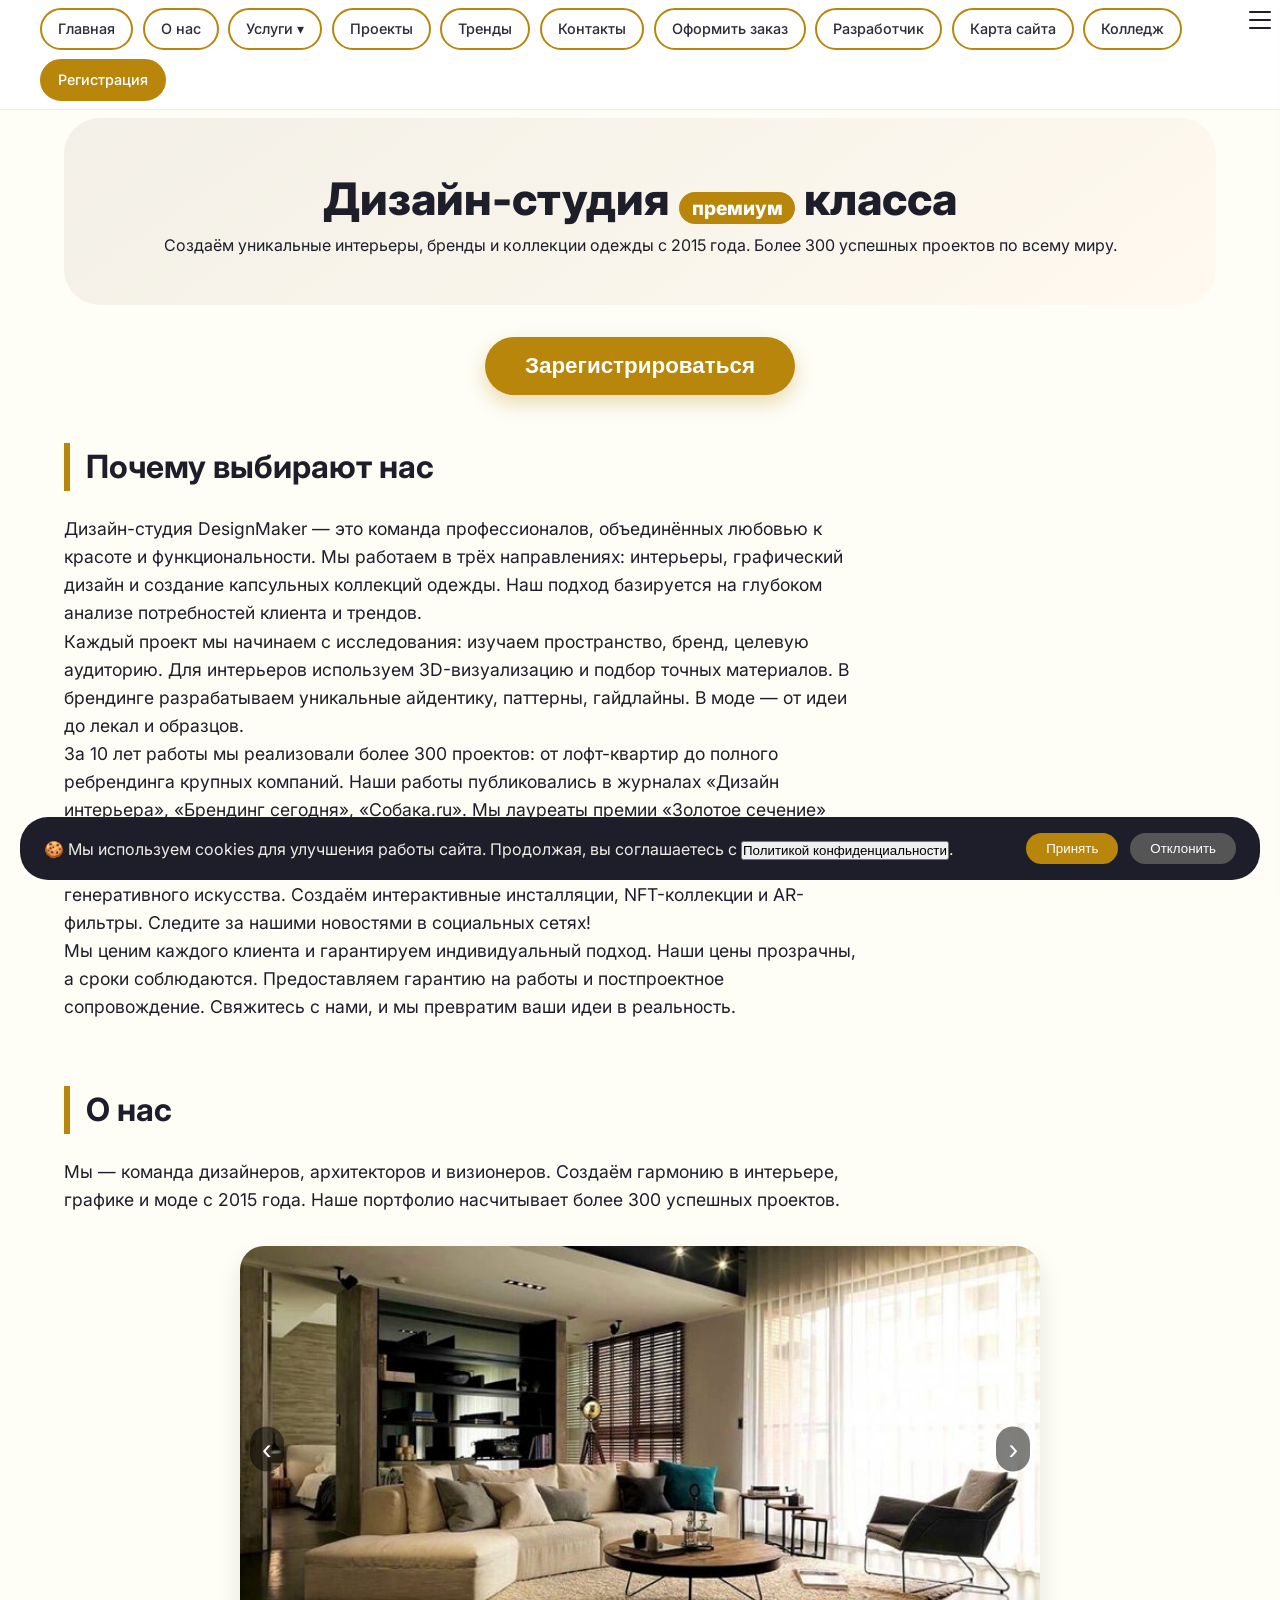
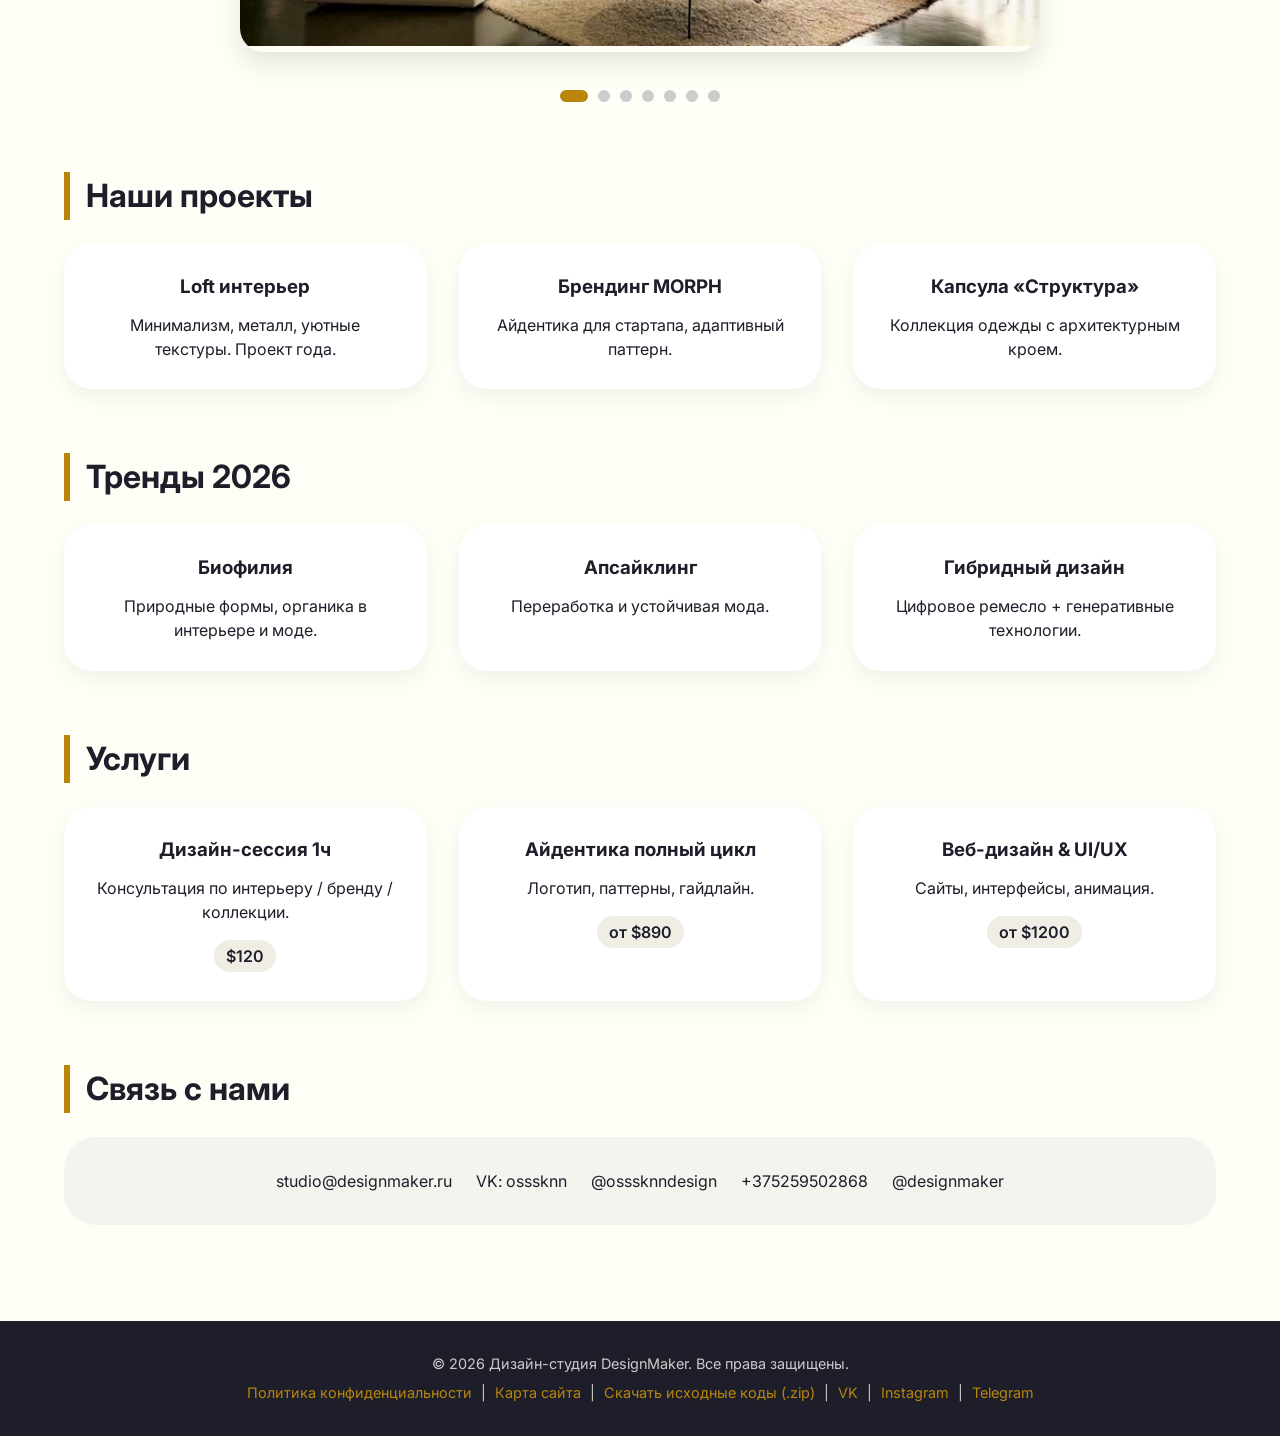
<file: index.html>
<!DOCTYPE html>
<html lang="ru">
<head>
  <meta charset="UTF-8">
  <meta name="viewport" content="width=device-width, initial-scale=1.0, user-scalable=yes">
  <title>Дизайн-студия | О нас</title>
  <link rel="stylesheet" href="style.css">
  <link rel="author" href="https://vk.com/osssknn">
  <link rel="preconnect" href="https://fonts.googleapis.com">
  <link rel="preconnect" href="https://fonts.gstatic.com" crossorigin>
  <link href="https://fonts.googleapis.com/css2?family=Inter:wght@400;500;600;700;800&display=swap" rel="stylesheet">
</head>
<body>

<!-- ГОРИЗОНТАЛЬНОЕ ДВУХУРОВНЕВОЕ МЕНЮ -->
<div class="top-navbar">
  <div class="nav-container">
    <ul class="nav-links">
      <li><a href="#home" title="Главная">Главная</a></li>
      <li><a href="#about" title="О нас">О нас</a></li>
      <li class="dropdown">
        <a href="#" title="Услуги">Услуги ▾</a>
        <ul class="submenu">
          <li><a href="#services" title="Дизайн интерьера">Дизайн интерьера</a></li>
          <li><a href="#services" title="Веб-дизайн">Веб-дизайн</a></li>
          <li><a href="#services" title="Брендинг">Брендинг</a></li>
        </ul>
      </li>
      <li><a href="#projects-show" title="Проекты">Проекты</a></li>
      <li><a href="#trends" title="Тренды">Тренды</a></li>
      <li><a href="#contact" title="Контакты">Контакты</a></li>
      <li><a href="404.jpg" target="_blank" title="Оформить заказ">Оформить заказ</a></li>
      <li><a href="developer.html" target="_blank" title="Разработчик">Разработчик</a></li>
      <li><a href="#" id="sitemapTopBtn" title="Карта сайта">Карта сайта</a></li>
      <li><a href="https://bartc.by/index.php/ru/" target="_blank" rel="noopener noreferrer" title="Сайт колледжа">Колледж</a></li>
      <li><a href="#" class="register-nav-btn" id="openRegisterBtn1" title="Регистрация">Регистрация</a></li>
    </ul>
  </div>
</div>

<!-- МОБИЛЬНОЕ МЕНЮ (ГАМБУРГЕР) -->
<div class="hamburger-container">
  <input type="checkbox" id="menu-toggle" class="menu-checkbox">
  <label for="menu-toggle" class="menu-icon" aria-label="Меню"><span></span></label>
  <div class="overlay-blur"></div>
  <nav class="menu-nav">
    <ul class="menu-list">
      <li><a href="#home" class="menu-link" title="Главная">Главная</a></li>
      <li><a href="#about" class="menu-link" title="О нас">О нас</a></li>
      <li class="mobile-dropdown">
        <a href="#" class="menu-link" title="Услуги">Услуги ▾</a>
        <ul class="mobile-submenu">
          <li><a href="#services" class="menu-link" title="Дизайн интерьера">Дизайн интерьера</a></li>
          <li><a href="#services" class="menu-link" title="Веб-дизайн">Веб-дизайн</a></li>
          <li><a href="#services" class="menu-link" title="Брендинг">Брендинг</a></li>
        </ul>
      </li>
      <li><a href="#projects-show" class="menu-link" title="Проекты">Проекты</a></li>
      <li><a href="#trends" class="menu-link" title="Тренды">Тренды и идеи</a></li>
      <li><a href="#contact" class="menu-link" title="Контакты">Контакты</a></li>
      <li><a href="404.jpg" target="_blank" class="menu-link" title="Оформить заказ">Оформить заказ</a></li>
      <li><a href="developer.html" target="_blank" class="menu-link" title="Разработчик">Разработчик</a></li>
      <li><a href="#" class="menu-link" id="sitemapMenuBtn" title="Карта сайта">Карта сайта</a></li>
      <li><a href="https://bartc.by/index.php/ru/" target="_blank" class="menu-link" title="Сайт колледжа">Барановичский колледж</a></li>
      <li><a href="#" class="menu-link" id="openRegisterBtn2" title="Регистрация">Регистрация</a></li>
    </ul>
    <div class="note-mock">✨ Клик по любому пункту меню закрывает панель</div>
  </nav>
</div>

<div class="content">
  <section class="hero" id="home">
    <h1>Дизайн-студия <span class="gold-badge">премиум</span> класса</h1>
    <p>Создаём уникальные интерьеры, бренды и коллекции одежды с 2015 года. Более 300 успешных проектов по всему миру.</p>
  </section>

  <!-- БОЛЬШАЯ КНОПКА РЕГИСТРАЦИИ -->
  <div class="big-register-btn">
    <button class="btn-register-large" id="openRegisterBtn3">Зарегистрироваться</button>
  </div>

  <!-- ТЕКСТОВЫЙ БЛОК (>1000 символов) -->
  <section class="section-block">
    <h2 class="section-title">Почему выбирают нас</h2>
    <div class="about-text">
      <p>Дизайн-студия DesignMaker — это команда профессионалов, объединённых любовью к красоте и функциональности. Мы работаем в трёх направлениях: интерьеры, графический дизайн и создание капсульных коллекций одежды. Наш подход базируется на глубоком анализе потребностей клиента и трендов.</p>
      <p>Каждый проект мы начинаем с исследования: изучаем пространство, бренд, целевую аудиторию. Для интерьеров используем 3D-визуализацию и подбор точных материалов. В брендинге разрабатываем уникальные айдентику, паттерны, гайдлайны. В моде — от идеи до лекал и образцов.</p>
      <p>За 10 лет работы мы реализовали более 300 проектов: от лофт-квартир до полного ребрендинга крупных компаний. Наши работы публиковались в журналах «Дизайн интерьера», «Брендинг сегодня», «Собака.ru». Мы лауреаты премии «Золотое сечение» 2024 и финалисты международного конкурса A' Design Award.</p>
      <p>В 2026 году мы запускаем новое направление — цифровой дизайн с элементами генеративного искусства. Создаём интерактивные инсталляции, NFT-коллекции и AR-фильтры. Следите за нашими новостями в социальных сетях!</p>
      <p>Мы ценим каждого клиента и гарантируем индивидуальный подход. Наши цены прозрачны, а сроки соблюдаются. Предоставляем гарантию на работы и постпроектное сопровождение. Свяжитесь с нами, и мы превратим ваши идеи в реальность.</p>
    </div>
  </section>

  <section class="section-block" id="about">
    <h2 class="section-title">О нас</h2>
    <p class="about-text">Мы — команда дизайнеров, архитекторов и визионеров. Создаём гармонию в интерьере, графике и моде с 2015 года. Наше портфолио насчитывает более 300 успешных проектов.</p>
    <div class="carousel-container">
      <div class="carousel-slides" id="carouselSlides">
        <div class="carousel-slide"><img src="photo1.jpg" alt="Проект 1" class="gallery-img" title="Нажмите для увеличения"></div>
        <div class="carousel-slide"><img src="photo2.jpg" alt="Проект 2" class="gallery-img" title="Нажмите для увеличения"></div>
        <div class="carousel-slide"><img src="photo3.jpg" alt="Проект 3" class="gallery-img" title="Нажмите для увеличения"></div>
        <div class="carousel-slide"><img src="photo4.jpg" alt="Проект 4" class="gallery-img" title="Нажмите для увеличения"></div>
        <div class="carousel-slide"><img src="photo5.jpg" alt="Проект 5" class="gallery-img" title="Нажмите для увеличения"></div>
        <div class="carousel-slide"><img src="photo6.jpg" alt="Проект 6" class="gallery-img" title="Нажмите для увеличения"></div>
        <div class="carousel-slide"><img src="photo7.jpg" alt="Проект 7" class="gallery-img" title="Нажмите для увеличения"></div>
      </div>
      <button class="carousel-btn prev" onclick="moveCarousel(-1)" title="Назад">‹</button>
      <button class="carousel-btn next" onclick="moveCarousel(1)" title="Вперёд">›</button>
    </div>
    <div class="carousel-dots" id="carouselDots"></div>
  </section>

  <section class="section-block" id="projects-show">
    <h2 class="section-title">Наши проекты</h2>
    <div class="card-grid">
      <div class="demo-card"><h3>Loft интерьер</h3><p>Минимализм, металл, уютные текстуры. Проект года.</p></div>
      <div class="demo-card"><h3>Брендинг MORPH</h3><p>Айдентика для стартапа, адаптивный паттерн.</p></div>
      <div class="demo-card"><h3>Капсула «Структура»</h3><p>Коллекция одежды с архитектурным кроем.</p></div>
    </div>
  </section>

  <section class="section-block" id="trends">
    <h2 class="section-title">Тренды 2026</h2>
    <div class="card-grid">
      <div class="demo-card"><h3>Биофилия</h3><p>Природные формы, органика в интерьере и моде.</p></div>
      <div class="demo-card"><h3>Апсайклинг</h3><p>Переработка и устойчивая мода.</p></div>
      <div class="demo-card"><h3>Гибридный дизайн</h3><p>Цифровое ремесло + генеративные технологии.</p></div>
    </div>
  </section>

  <section class="section-block" id="services">
    <h2 class="section-title">Услуги</h2>
    <div class="card-grid">
      <div class="demo-card"><h3>Дизайн-сессия 1ч</h3><p>Консультация по интерьеру / бренду / коллекции.</p><div class="price-tag">$120</div></div>
      <div class="demo-card"><h3>Айдентика полный цикл</h3><p>Логотип, паттерны, гайдлайн.</p><div class="price-tag">от $890</div></div>
      <div class="demo-card"><h3>Веб-дизайн & UI/UX</h3><p>Сайты, интерфейсы, анимация.</p><div class="price-tag">от $1200</div></div>
    </div>
  </section>

  <section class="section-block" id="contact">
    <h2 class="section-title">Связь с нами</h2>
    <div class="contact-info">
      <div><a href="mailto:studio@designmaker.ru" title="Написать нам">studio@designmaker.ru</a></div>
      <div><a href="https://vk.com/osssknn" target="_blank" rel="noopener" title="VK">VK: osssknn</a></div>
      <div><a href="https://www.instagram.com/osssknndesign/" target="_blank" rel="noopener" title="Instagram">@osssknndesign</a></div>
      <div><a href="tel:+375259502868" title="Позвонить">+375259502868</a></div>
      <div><a href="https://t.me/designmaker" target="_blank" rel="noopener" title="Telegram">@designmaker</a></div>
    </div>
  </section>
</div>

<footer>
  <div>© 2026 Дизайн-студия DesignMaker. Все права защищены.</div>
  <div class="footer-links">
    <a href="#" id="openPrivacyBtn">Политика конфиденциальности</a> |
    <a href="#" id="sitemapFooterBtn">Карта сайта</a> |
    <a href="#" id="downloadSourceLink">Скачать исходные коды (.zip)</a> |
    <a href="https://vk.com/osssknn" target="_blank" rel="noopener">VK</a> |
    <a href="https://www.instagram.com/osssknndesign/" target="_blank" rel="noopener">Instagram</a> |
    <a href="https://t.me/designmaker" target="_blank" rel="noopener">Telegram</a>
  </div>
</footer>

<!-- МОДАЛЬНОЕ ОКНО РЕГИСТРАЦИИ/ВХОДА -->
<div id="authModal" class="modal">
  <div class="modal-content">
    <span class="close-modal" onclick="closeModal()">&times;</span>
    <div class="tabs">
      <button class="tab-btn active" onclick="switchTab('login')">Вход</button>
      <button class="tab-btn" onclick="switchTab('register')">Регистрация</button>
    </div>
    <form class="auth-form active" id="loginForm">
      <h3>Вход в аккаунт</h3>
      <input type="email" id="loginEmail" placeholder="Email" required>
      <input type="password" id="loginPassword" placeholder="Пароль" required>
      <button type="submit">Войти</button>
      <div class="form-message" id="loginMessage"></div>
    </form>
    <form class="auth-form" id="registerForm">
      <h3>Регистрация</h3>
      <input type="text" id="regName" placeholder="Ваше имя" required>
      <input type="email" id="regEmail" placeholder="Email" required>
      <input type="password" id="regPassword" placeholder="Пароль" required>
      <button type="submit">Зарегистрироваться</button>
      <div class="form-message" id="regMessage"></div>
    </form>
  </div>
</div>

<!-- МОДАЛЬНОЕ ОКНО ПОЛИТИКИ КОНФИДЕНЦИАЛЬНОСТИ -->
<div id="privacyModal" class="modal" style="display: none;">
  <div class="modal-content" style="max-width: 700px; max-height: 80vh; overflow-y: auto;">
    <span class="close-modal" onclick="closePrivacyModal()">&times;</span>
    <h2 style="border-left: 5px solid #b8860b; padding-left: 1rem;">Политика конфиденциальности</h2>
    <p style="color: #5a6e7c; margin-bottom: 1rem;">Актуально на 22 мая 2026 года</p>
    <h3>1. Общие положения</h3>
    <p>Настоящая Политика обработки персональных данных действует в отношении всей информации, которую Дизайн-студия может получить о пользователях при использовании сайта.</p>
    <h3>2. Какие данные мы собираем</h3>
    <p>При регистрации вы предоставляете имя, email. Автоматически собираются файлы cookie, IP-адрес, данные о браузере.</p>
    <h3>3. Цели обработки данных</h3>
    <p>Идентификация, обратная связь, улучшение работы сайта, аналитика.</p>
    <h3>4. Передача данных третьим лицам</h3>
    <p>Мы не передаём ваши данные третьим лицам, кроме случаев, предусмотренных законом.</p>
    <h3>5. Сроки хранения</h3>
    <p>Данные хранятся до отзыва согласия или удаления аккаунта. Cookie – до закрытия браузера или 30 дней.</p>
    <h3>6. Ваши права</h3>
    <p>Вы можете запросить удаление или изменение данных, написав на email: <strong>privacy@designmaker.ru</strong>.</p>
    <h3>7. Контакты</h3>
    <p>Дизайн-студия, Москва, ул. Тверская 16. Email: studio@designmaker.ru</p>
    <div style="margin-top: 1.5rem; text-align: center;">
      <button onclick="closePrivacyModal()" style="background: #b8860b; color: white; border: none; padding: 0.6rem 1.5rem; border-radius: 40px; cursor: pointer;">Закрыть</button>
    </div>
  </div>
</div>

<!-- МОДАЛКА КАРТЫ САЙТА -->
<div id="sitemapModal" class="sitemap-modal">
  <div class="sitemap-content">
    <span class="close-sitemap" id="closeSitemapBtn">&times;</span>
    <h2>Карта сайта</h2>
    <div class="sitemap-grid">
      <a href="#home">Главная</a>
      <a href="#about">О нас</a>
      <a href="#projects-show">Проекты</a>
      <a href="#trends">Тренды</a>
      <a href="#services">Услуги</a>
      <a href="#contact">Контакты</a>
      <a href="404.jpg" target="_blank">Оформить заказ</a>
      <a href="developer.html" target="_blank">Разработчик</a>
      <a href="#" id="privacyFromSitemap">Политика конфиденциальности</a>
      <a href="https://bartc.by/index.php/ru/" target="_blank">Колледж</a>
    </div>
  </div>
</div>

<!-- МОДАЛКА ДЛЯ УВЕЛИЧЕНИЯ ФОТО -->
<div id="imageViewer" class="image-modal" onclick="closeImageViewer()">
  <span class="close-image-modal" onclick="closeImageViewer()">&times;</span>
  <img class="image-modal-content" id="expandedImg" alt="Увеличенное изображение">
</div>

<!-- COOKIE БАННЕР -->
<div id="cookieBanner" class="cookie-banner" style="display: none;">
  <p>🍪 Мы используем cookies для улучшения работы сайта. Продолжая, вы соглашаетесь с <button class="cookie-link" id="openPrivacyFromCookie">Политикой конфиденциальности</button>.</p>
  <div class="cookie-buttons">
    <button class="cookie-btn" id="acceptCookies">Принять</button>
    <button class="cookie-btn decline" id="declineCookies">Отклонить</button>
  </div>
</div>

<script>
  // ========== КАРУСЕЛЬ ==========
  let currentSlide = 0;
  const totalSlides = 7;
  function moveCarousel(direction) {
    currentSlide = (currentSlide + direction + totalSlides) % totalSlides;
    updateCarousel();
  }
  function goToSlide(index) {
    currentSlide = index;
    updateCarousel();
  }
  function updateCarousel() {
    const slides = document.getElementById('carouselSlides');
    const dots = document.querySelectorAll('.dot');
    if (slides) slides.style.transform = `translateX(-${currentSlide * 100}%)`;
    dots.forEach((dot, index) => { dot.classList.toggle('active', index === currentSlide); });
  }
  setInterval(() => moveCarousel(1), 5000);
  const dotsContainer = document.getElementById('carouselDots');
  if (dotsContainer) {
    for (let i = 0; i < totalSlides; i++) {
      const dot = document.createElement('span');
      dot.className = 'dot' + (i === 0 ? ' active' : '');
      dot.onclick = () => goToSlide(i);
      dotsContainer.appendChild(dot);
    }
  }

  // ========== ГАМБУРГЕР ==========
  const menuToggle = document.getElementById('menu-toggle');
  const menuLinks = document.querySelectorAll('.menu-link');
  const overlayBlur = document.querySelector('.overlay-blur');
  menuLinks.forEach(link => {
    link.addEventListener('click', () => { if (menuToggle) menuToggle.checked = false; });
  });
  if (overlayBlur) overlayBlur.addEventListener('click', () => { if (menuToggle) menuToggle.checked = false; });

  // ========== РЕГИСТРАЦИЯ (МОДАЛКА И ОТКРЫТИЕ 404) ==========
  const authModal = document.getElementById('authModal');
  const loginForm = document.getElementById('loginForm');
  const registerForm = document.getElementById('registerForm');
  const loginMessage = document.getElementById('loginMessage');
  const regMessage = document.getElementById('regMessage');

  function openRegisterModal() {
    if (authModal) {
      authModal.style.display = 'flex';
      switchTab('register');
      if (loginMessage) loginMessage.textContent = '';
      if (regMessage) regMessage.textContent = '';
    }
  }
  function closeModal() {
    if (authModal) authModal.style.display = 'none';
    if (loginForm) loginForm.reset();
    if (registerForm) registerForm.reset();
    if (loginMessage) loginMessage.textContent = '';
    if (regMessage) regMessage.textContent = '';
  }
  function switchTab(tab) {
    const tabs = document.querySelectorAll('.tab-btn');
    tabs.forEach(t => t.classList.remove('active'));
    if (tab === 'login') {
      tabs[0]?.classList.add('active');
      if (loginForm) loginForm.classList.add('active');
      if (registerForm) registerForm.classList.remove('active');
    } else {
      tabs[1]?.classList.add('active');
      if (registerForm) registerForm.classList.add('active');
      if (loginForm) loginForm.classList.remove('active');
    }
  }
  if (registerForm) {
    registerForm.addEventListener('submit', (e) => {
      e.preventDefault();
      window.open('404.jpg', '_blank');
      closeModal();
    });
  }
  if (loginForm) {
    loginForm.addEventListener('submit', (e) => {
      e.preventDefault();
      window.open('404.jpg', '_blank');
      closeModal();
    });
  }

  document.getElementById('openRegisterBtn1')?.addEventListener('click', (e) => { e.preventDefault(); openRegisterModal(); });
  document.getElementById('openRegisterBtn2')?.addEventListener('click', (e) => { e.preventDefault(); if (menuToggle) menuToggle.checked = false; openRegisterModal(); });
  document.getElementById('openRegisterBtn3')?.addEventListener('click', () => { openRegisterModal(); });

  // ========== ПОЛИТИКА КОНФИДЕНЦИАЛЬНОСТИ (МОДАЛЬНОЕ ОКНО) ==========
  const privacyModal = document.getElementById('privacyModal');
  function openPrivacyModal() {
    if (privacyModal) privacyModal.style.display = 'flex';
  }
  function closePrivacyModal() {
    if (privacyModal) privacyModal.style.display = 'none';
  }
  // Кнопка в футере
  document.getElementById('openPrivacyBtn')?.addEventListener('click', (e) => { e.preventDefault(); openPrivacyModal(); });
  // Кнопка в cookie-баннере
  document.getElementById('openPrivacyFromCookie')?.addEventListener('click', (e) => { e.preventDefault(); openPrivacyModal(); });
  // Ссылка в карте сайта
  document.getElementById('privacyFromSitemap')?.addEventListener('click', (e) => { e.preventDefault(); closeSitemapModal(); openPrivacyModal(); });

  // ========== КАРТА САЙТА ==========
  const sitemapModal = document.getElementById('sitemapModal');
  function openSitemapModal() { if (sitemapModal) sitemapModal.style.display = 'flex'; }
  function closeSitemapModal() { if (sitemapModal) sitemapModal.style.display = 'none'; }
  document.getElementById('sitemapTopBtn')?.addEventListener('click', (e) => { e.preventDefault(); openSitemapModal(); });
  document.getElementById('sitemapMenuBtn')?.addEventListener('click', (e) => { e.preventDefault(); if(menuToggle) menuToggle.checked = false; openSitemapModal(); });
  document.getElementById('sitemapFooterBtn')?.addEventListener('click', (e) => { e.preventDefault(); openSitemapModal(); });
  document.getElementById('closeSitemapBtn')?.addEventListener('click', closeSitemapModal);

  // ========== УВЕЛИЧЕНИЕ ФОТО ==========
  function initImageZoom() {
    const images = document.querySelectorAll('.gallery-img');
    const viewer = document.getElementById('imageViewer');
    const expandedImg = document.getElementById('expandedImg');
    images.forEach(img => {
      img.style.cursor = 'pointer';
      img.addEventListener('click', (e) => {
        e.stopPropagation();
        if (expandedImg && viewer) {
          expandedImg.src = img.src;
          viewer.style.display = 'flex';
        }
      });
    });
  }
  function closeImageViewer() {
    const viewer = document.getElementById('imageViewer');
    if (viewer) viewer.style.display = 'none';
  }

  // ========== COOKIE БАННЕР ==========
  function initCookieBanner() {
    const consent = localStorage.getItem('cookieConsent');
    const banner = document.getElementById('cookieBanner');
    if (!banner) return;
    if (consent === null) banner.style.display = 'flex';
    else banner.style.display = 'none';
    const acceptBtn = document.getElementById('acceptCookies');
    const declineBtn = document.getElementById('declineCookies');
    if (acceptBtn) acceptBtn.onclick = () => { localStorage.setItem('cookieConsent', 'accepted'); banner.style.display = 'none'; };
    if (declineBtn) declineBtn.onclick = () => { localStorage.setItem('cookieConsent', 'declined'); banner.style.display = 'none'; };
  }

  // ========== СКАЧИВАНИЕ ИСХОДНИКОВ ==========
  document.getElementById('downloadSourceLink')?.addEventListener('click', (e) => {
    e.preventDefault();
    alert('В реальном проекте здесь был бы архив с исходными кодами сайта.\nСейчас файл не загружен для демонстрации.');
  });

  // ========== ЗАКРЫТИЕ МОДАЛОК ПО КЛИКУ ВНЕ ОКНА ==========
  window.onclick = function(event) {
    if (event.target === authModal) closeModal();
    if (event.target === privacyModal) closePrivacyModal();
    if (event.target === sitemapModal) closeSitemapModal();
  };

  // ========== ЗАГРУЗКА ==========
  window.addEventListener('load', () => {
    initImageZoom();
    initCookieBanner();
  });
</script>
</body>
</html>
</file>
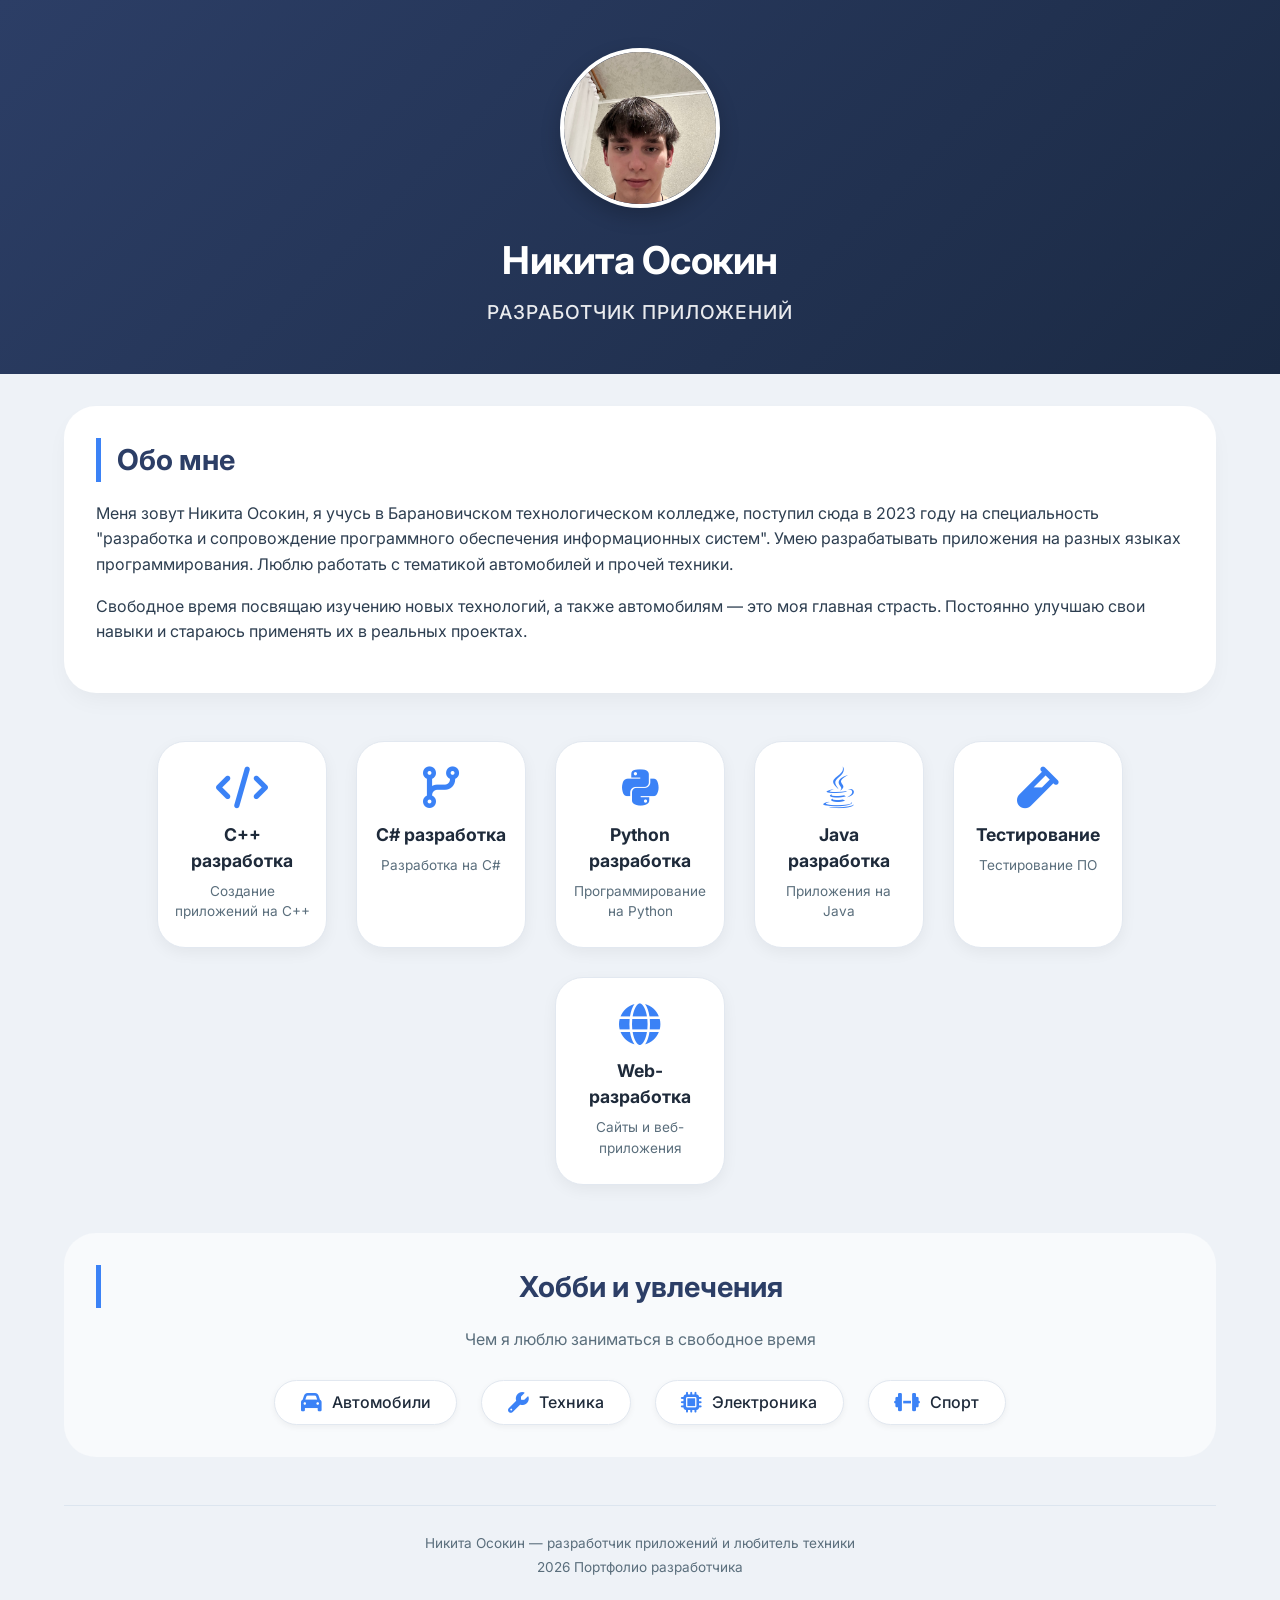
<file: developer.html>
﻿<!DOCTYPE html>
<html lang="ru">
<head>
  <meta charset="UTF-8">
  <meta name="viewport" content="width=device-width, initial-scale=1.0, user-scalable=yes">
  <title>Никита Осокин | Разработчик</title>
  <link rel="stylesheet" href="developer_style.css">
  <link rel="preconnect" href="https://fonts.googleapis.com">
  <link rel="preconnect" href="https://fonts.gstatic.com" crossorigin>
  <link href="https://fonts.googleapis.com/css2?family=Inter:opsz,wght@14..32,400;14..32,500;14..32,600;14..32,700&display=swap" rel="stylesheet">
  <link rel="stylesheet" href="https://cdnjs.cloudflare.com/ajax/libs/font-awesome/6.4.0/css/all.min.css">
</head>
<body>

<header class="hero-header">
  <div class="hero-content">
    <div class="hero-photo">
      <img src="nikita.jpg" alt="Фото Никиты Осокина">
    </div>
    <h1 class="hero-name">Никита Осокин</h1>
    <p class="hero-tagline">разработчик приложений</p>
  </div>
</header>

<div class="container">
  <section class="section">
    <div class="about-card">
      <div class="about-text">
        <h2 class="section-title">Обо мне</h2>
        <p>Меня зовут Никита Осокин, я учусь в Барановичском технологическом колледже, поступил сюда в 2023 году на специальность "разработка и сопровождение программного обеспечения информационных систем". Умею разрабатывать приложения на разных языках программирования. Люблю работать с тематикой автомобилей и прочей техники.</p>
        <p>Свободное время посвящаю изучению новых технологий, а также автомобилям — это моя главная страсть. Постоянно улучшаю свои навыки и стараюсь применять их в реальных проектах.</p>
      </div>
    </div>
  </section>

  <div class="services-row">
    <div class="service-card">
      <i class="fas fa-code"></i>
      <h3>C++ разработка</h3>
      <p>Создание приложений на C++</p>
    </div>
    <div class="service-card">
      <i class="fas fa-code-branch"></i>
      <h3>C# разработка</h3>
      <p>Разработка на C#</p>
    </div>
    <div class="service-card">
      <i class="fab fa-python"></i>
      <h3>Python разработка</h3>
      <p>Программирование на Python</p>
    </div>
    <div class="service-card">
      <i class="fab fa-java"></i>
      <h3>Java разработка</h3>
      <p>Приложения на Java</p>
    </div>
    <div class="service-card">
      <i class="fas fa-vial"></i>
      <h3>Тестирование</h3>
      <p>Тестирование ПО</p>
    </div>
    <div class="service-card">
      <i class="fas fa-globe"></i>
      <h3>Web-разработка</h3>
      <p>Сайты и веб-приложения</p>
    </div>
  </div>

  <section class="section">
    <div class="hobbies-section">
      <h2 class="section-title">Хобби и увлечения</h2>
      <div class="section-sub">Чем я люблю заниматься в свободное время</div>
      <div class="hobby-list">
        <div class="hobby-badge">
          <i class="fas fa-car"></i>
          <span>Автомобили</span>
        </div>
        <div class="hobby-badge">
          <i class="fas fa-wrench"></i>
          <span>Техника</span>
        </div>
        <div class="hobby-badge">
          <i class="fas fa-microchip"></i>
          <span>Электроника</span>
        </div>
        <div class="hobby-badge">
          <i class="fas fa-dumbbell"></i>
          <span>Спорт</span>
        </div>
      </div>
    </div>
  </section>

  <footer>
    <p>Никита Осокин — разработчик приложений и любитель техники</p>
    <p>2026 Портфолио разработчика</p>
  </footer>
</div>

</body>
</html>
</file>
<file: style.css>
* {
  margin: 0;
  padding: 0;
  box-sizing: border-box;
}

body {
  font-family: 'Inter', sans-serif;
  background-color: #fefef7;
  color: #1e1e2a;
  line-height: 1.5;
}

/* ========== ВЕРХНЕЕ МЕНЮ (ДВУХУРОВНЕВОЕ) ========== */
.top-navbar {
  background: rgba(255, 255, 255, 0.96);
  border-bottom: 1px solid #f0ede5;
  position: sticky;
  top: 0;
  z-index: 900;
  padding: 0.5rem 1.5rem;
  backdrop-filter: blur(4px);
}

.nav-container {
  max-width: 1200px;
  margin: 0 auto;
  display: flex;
  justify-content: center;
}

.nav-links {
  display: flex;
  flex-wrap: wrap;
  gap: 0.6rem;
  list-style: none;
}

.nav-links li {
  position: relative;
}

.nav-links li a {
  text-decoration: none;
  font-weight: 500;
  font-size: 0.9rem;
  padding: 0.5rem 1rem;
  border-radius: 40px;
  border: 2px solid #b8860b;
  background: white;
  color: #2c2c3a;
  transition: 0.2s;
  display: inline-block;
}

.nav-links li a:hover {
  background: #b8860b;
  color: white;
}

.submenu {
  display: none;
  position: absolute;
  top: 100%;
  left: 0;
  background: white;
  border: 2px solid #b8860b;
  border-radius: 20px;
  list-style: none;
  padding: 0.5rem 0;
  min-width: 180px;
  z-index: 100;
}

.dropdown:hover .submenu {
  display: block;
}

.submenu li a {
  display: block;
  padding: 0.5rem 1rem;
  border: none;
  border-radius: 0;
  background: transparent;
  white-space: nowrap;
}

.submenu li a:hover {
  background: #b8860b20;
  color: #b8860b;
}

.register-nav-btn {
  background: #b8860b !important;
  color: white !important;
}

/* ========== ГАМБУРГЕР ========== */
.hamburger-container {
  position: fixed;
  top: 20px;
  right: 20px;
  z-index: 1000;
}

.menu-checkbox {
  display: none;
}

.menu-icon {
  width: 40px;
  height: 40px;
  background: white;
  border-radius: 30px;
  box-shadow: 0 4px 12px rgba(0, 0, 0, 0.1);
  cursor: pointer;
  position: relative;
  z-index: 1002;
}

.menu-icon span,
.menu-icon span::before,
.menu-icon span::after {
  position: absolute;
  width: 22px;
  height: 2px;
  background: #1e1e2a;
  border-radius: 2px;
  transition: 0.3s;
}

.menu-icon span {
  top: 50%;
  left: 50%;
  transform: translate(-50%, -50%);
}

.menu-icon span::before {
  content: '';
  top: -8px;
}

.menu-icon span::after {
  content: '';
  top: 8px;
}

.menu-checkbox:checked + .menu-icon span {
  background: transparent;
}

.menu-checkbox:checked + .menu-icon span::before {
  transform: rotate(45deg);
  top: 0;
}

.menu-checkbox:checked + .menu-icon span::after {
  transform: rotate(-45deg);
  top: 0;
}

.overlay-blur {
  position: fixed;
  top: 0;
  left: 0;
  width: 100%;
  height: 100%;
  background: rgba(0, 0, 0, 0.3);
  backdrop-filter: blur(6px);
  opacity: 0;
  visibility: hidden;
  transition: 0.3s;
  z-index: 999;
}

.menu-checkbox:checked ~ .overlay-blur {
  opacity: 1;
  visibility: visible;
}

.menu-nav {
  position: fixed;
  top: 0;
  right: -320px;
  width: 300px;
  height: 100%;
  background: white;
  box-shadow: -4px 0 20px rgba(0, 0, 0, 0.1);
  padding: 100px 30px 30px;
  transition: 0.3s;
  z-index: 1001;
  overflow-y: auto;
}

.menu-checkbox:checked ~ .menu-nav {
  right: 0;
}

.menu-list {
  list-style: none;
}

.menu-list li {
  margin-bottom: 1rem;
}

.menu-link {
  text-decoration: none;
  font-size: 1.1rem;
  font-weight: 500;
  color: #1e1e2a;
  display: block;
  padding: 0.5rem 1rem;
  border-radius: 40px;
  border: 2px solid #b8860b;
  text-align: center;
}

.menu-link:hover {
  background: #b8860b;
  color: white;
}

.mobile-submenu {
  list-style: none;
  padding-left: 1rem;
  margin-top: 0.5rem;
}

.mobile-submenu .menu-link {
  border: 1px solid #b8860b80;
  background: #fefcf8;
  font-size: 0.95rem;
}

.note-mock {
  margin-top: 40px;
  font-size: 0.8rem;
  color: #aaa;
  text-align: center;
  border-top: 1px solid #eee;
  padding-top: 20px;
}

/* ========== БОЛЬШАЯ КНОПКА РЕГИСТРАЦИИ ========== */
.big-register-btn {
  text-align: center;
  margin: 2rem 0 3rem;
}

.btn-register-large {
  background: #b8860b;
  color: white;
  border: none;
  padding: 1rem 2.5rem;
  font-size: 1.4rem;
  font-weight: 700;
  border-radius: 60px;
  cursor: pointer;
  transition: 0.2s;
  box-shadow: 0 8px 20px rgba(184, 134, 11, 0.3);
}

.btn-register-large:hover {
  background: #9a6e0a;
  transform: scale(1.02);
}

/* ========== ОСНОВНОЙ КОНТЕНТ ========== */
.content {
  max-width: 1200px;
  margin: 0 auto;
  padding: 2rem 1.5rem;
}

.hero {
  text-align: center;
  padding: 3rem 1rem;
  background: linear-gradient(145deg, #f3f0e7, #fff9ef);
  border-radius: 36px;
  margin-bottom: 1rem;
}

.hero h1 {
  font-size: 2.8rem;
  font-weight: 800;
}

.gold-badge {
  background: #b8860b;
  color: white;
  padding: 0.1rem 0.8rem;
  border-radius: 60px;
  font-size: 1.2rem;
  display: inline-block;
}

.section-block {
  margin-bottom: 4rem;
}

.section-title {
  font-size: 2rem;
  margin-bottom: 1.5rem;
  border-left: 6px solid #b8860b;
  padding-left: 1rem;
}

.about-text {
  font-size: 1.1rem;
  margin-bottom: 2rem;
  max-width: 800px;
  line-height: 1.6;
}

/* ========== КАРУСЕЛЬ ========== */
.carousel-container {
  position: relative;
  max-width: 800px;
  margin: 2rem auto;
  overflow: hidden;
  border-radius: 24px;
  box-shadow: 0 12px 24px rgba(0, 0, 0, 0.1);
}

.carousel-slides {
  display: flex;
  transition: transform 0.4s ease;
}

.carousel-slide {
  min-width: 100%;
}

.carousel-slide img {
  width: 100%;
  height: 400px;
  object-fit: cover;
  cursor: pointer;
}

.carousel-btn {
  position: absolute;
  top: 50%;
  transform: translateY(-50%);
  background: rgba(0, 0, 0, 0.5);
  border: none;
  color: white;
  font-size: 1.8rem;
  padding: 6px 12px;
  cursor: pointer;
  border-radius: 40px;
}

.carousel-btn:hover {
  background: #b8860b;
}

.prev { left: 10px; }
.next { right: 10px; }

.carousel-dots {
  text-align: center;
  margin-top: 16px;
}

.dot {
  display: inline-block;
  width: 12px;
  height: 12px;
  background: #ccc;
  border-radius: 20px;
  margin: 0 5px;
  cursor: pointer;
}

.dot.active {
  background: #b8860b;
  width: 28px;
}

/* ========== КАРТОЧКИ ========== */
.card-grid {
  display: flex;
  flex-wrap: wrap;
  gap: 2rem;
  justify-content: center;
}

.demo-card {
  background: white;
  border-radius: 28px;
  padding: 1.8rem;
  box-shadow: 0 8px 20px rgba(0, 0, 0, 0.05);
  flex: 1;
  min-width: 220px;
  text-align: center;
}

.demo-card h3 {
  margin-bottom: 0.75rem;
}

.price-tag {
  margin-top: 1rem;
  background: #f0ede5;
  display: inline-block;
  padding: 4px 12px;
  border-radius: 60px;
  font-weight: 600;
}

.contact-info {
  display: flex;
  flex-wrap: wrap;
  gap: 1.5rem;
  background: #f5f3ed;
  padding: 2rem;
  border-radius: 32px;
  justify-content: center;
}

.contact-info a {
  text-decoration: none;
  color: #1e1e2a;
}

.contact-info a:hover {
  color: #b8860b;
}

footer {
  text-align: center;
  padding: 2rem;
  background: #1e1e2a;
  color: #ccc;
  font-size: 0.9rem;
}

footer a {
  color: #b8860b;
  text-decoration: none;
  margin: 0 5px;
}

footer .footer-links {
  margin-top: 0.5rem;
}

/* ========== МОДАЛЬНЫЕ ОКНА ========== */
.modal {
  display: none;
  position: fixed;
  top: 0;
  left: 0;
  width: 100%;
  height: 100%;
  background: rgba(0, 0, 0, 0.6);
  align-items: center;
  justify-content: center;
  z-index: 1100;
}

.modal-content {
  background: white;
  width: 90%;
  max-width: 460px;
  border-radius: 32px;
  padding: 2rem;
  position: relative;
}

.close-modal {
  position: absolute;
  top: 16px;
  right: 20px;
  font-size: 28px;
  cursor: pointer;
}

.tabs {
  display: flex;
  gap: 1rem;
  margin-bottom: 1.5rem;
  justify-content: center;
}

.tab-btn {
  background: none;
  border: none;
  font-size: 1.2rem;
  font-weight: 600;
  padding: 6px 12px;
  cursor: pointer;
  border-bottom: 2px solid transparent;
}

.tab-btn.active {
  border-bottom-color: #b8860b;
  color: #b8860b;
}

.auth-form {
  display: none;
  flex-direction: column;
  gap: 1rem;
}

.auth-form.active {
  display: flex;
}

.auth-form input {
  padding: 12px;
  border: 1px solid #ddd;
  border-radius: 28px;
  font-size: 1rem;
}

.auth-form button {
  background: #b8860b;
  color: white;
  border: none;
  padding: 12px;
  border-radius: 40px;
  font-weight: bold;
  cursor: pointer;
}

.form-message {
  font-size: 0.9rem;
  text-align: center;
}

.image-modal {
  display: none;
  position: fixed;
  top: 0;
  left: 0;
  width: 100%;
  height: 100%;
  background: rgba(0, 0, 0, 0.9);
  align-items: center;
  justify-content: center;
  z-index: 1300;
  cursor: pointer;
}

.image-modal-content {
  max-width: 90%;
  max-height: 90%;
  border-radius: 16px;
}

.close-image-modal {
  position: absolute;
  top: 25px;
  right: 35px;
  font-size: 40px;
  color: white;
  cursor: pointer;
}

.cookie-banner {
  position: fixed;
  bottom: 20px;
  left: 20px;
  right: 20px;
  background: #1e1e2a;
  color: #f0ede5;
  padding: 16px 24px;
  border-radius: 28px;
  display: flex;
  flex-wrap: wrap;
  align-items: center;
  justify-content: space-between;
  gap: 16px;
  z-index: 1050;
}

.cookie-buttons {
  display: flex;
  gap: 12px;
}

.cookie-btn {
  background: #b8860b;
  border: none;
  padding: 8px 20px;
  border-radius: 40px;
  color: white;
  cursor: pointer;
}

.cookie-btn.decline {
  background: #555;
}

.sitemap-modal {
  display: none;
  position: fixed;
  top: 0;
  left: 0;
  width: 100%;
  height: 100%;
  background: rgba(0, 0, 0, 0.6);
  align-items: center;
  justify-content: center;
  z-index: 1250;
}

.sitemap-content {
  background: white;
  width: 90%;
  max-width: 550px;
  border-radius: 36px;
  padding: 2rem;
  max-height: 80vh;
  overflow-y: auto;
}

.sitemap-content h2 {
  margin-bottom: 1.2rem;
  border-left: 5px solid #b8860b;
  padding-left: 1rem;
}

.sitemap-grid {
  display: flex;
  flex-direction: column;
  gap: 0.8rem;
}

.sitemap-grid a {
  text-decoration: none;
  padding: 0.6rem 0.8rem;
  background: #f8f6f0;
  border-radius: 60px;
  color: #1e1e2a;
  border: 2px solid #b8860b;
}

.sitemap-grid a:hover {
  background: #b8860b20;
  transform: translateX(5px);
}

.close-sitemap {
  float: right;
  font-size: 28px;
  cursor: pointer;
}

/* ========== АДАПТИВНОСТЬ ========== */
@media (max-width: 860px) {
  .top-navbar {
    display: none;
  }
  .hamburger-container {
    display: block;
  }
}

@media (min-width: 861px) {
  .hamburger-container {
    top: 20px;
  }
  .content {
    padding-top: 0.5rem;
  }
}

@media (max-width: 700px) {
  .hero h1 {
    font-size: 1.8rem;
  }
  .carousel-slide img {
    height: 250px;
  }
  .btn-register-large {
    font-size: 1.2rem;
    padding: 0.8rem 1.8rem;
  }
  .contact-info {
    flex-direction: column;
    align-items: center;
  }
}
</file>
<file: developer_style.css>
* {
  margin: 0;
  padding: 0;
  box-sizing: border-box;
}

body {
  background-color: #eef2f7;
  font-family: 'Inter', Arial, sans-serif;
  color: #1e2a3a;
  line-height: 1.5;
}

/* Шапка как в вашем aboutme, но с более мягкими тенями */
.hero-header {
  background: linear-gradient(135deg, #2c3e66 0%, #1b2a44 100%);
  padding: 3rem 1.5rem;
  text-align: center;
  color: white;
}

.hero-content {
  max-width: 800px;
  margin: 0 auto;
}

.hero-photo {
  width: 160px;
  height: 160px;
  margin: 0 auto 1.5rem;
  border-radius: 50%;
  overflow: hidden;
  border: 4px solid white;
  box-shadow: 0 8px 20px rgba(0,0,0,0.2);
}

.hero-photo img {
  width: 100%;
  height: 100%;
  object-fit: cover;
  display: block;
}

.hero-name {
  font-size: 2.4rem;
  font-weight: 700;
  margin-bottom: 0.5rem;
  letter-spacing: -0.5px;
}

.hero-tagline {
  font-size: 1.2rem;
  font-weight: 500;
  opacity: 0.9;
  text-transform: uppercase;
  letter-spacing: 1px;
}

/* Основной контейнер */
.container {
  max-width: 1200px;
  margin: 0 auto;
  padding: 2rem 1.5rem 3rem;
}

/* Секция "Обо мне" */
.section {
  margin-bottom: 3rem;
}

.about-card {
  background: white;
  border-radius: 32px;
  padding: 2rem;
  box-shadow: 0 10px 25px -5px rgba(0,0,0,0.05);
  transition: 0.2s;
}

.section-title {
  font-size: 1.8rem;
  font-weight: 700;
  color: #2c3e66;
  border-left: 5px solid #3b82f6;
  padding-left: 1rem;
  margin-bottom: 1.2rem;
}

.about-text p {
  margin-bottom: 1rem;
  font-size: 1rem;
  line-height: 1.6;
  color: #2d3e50;
}

/* Сетка навыков (аналог services-row) */
.services-row {
  display: flex;
  flex-wrap: wrap;
  gap: 1.8rem;
  justify-content: center;
  margin: 2rem 0 3rem;
}

.service-card {
  background: white;
  border-radius: 28px;
  padding: 1.6rem 1rem;
  width: 170px;
  text-align: center;
  box-shadow: 0 5px 15px rgba(0,0,0,0.05);
  transition: 0.2s;
  border: 1px solid #e2e8f0;
}

.service-card:hover {
  transform: translateY(-5px);
  border-color: #3b82f6;
  box-shadow: 0 12px 20px -8px rgba(0,0,0,0.1);
}

.service-card i {
  font-size: 2.6rem;
  color: #3b82f6;
  margin-bottom: 0.8rem;
}

.service-card h3 {
  font-size: 1.1rem;
  font-weight: 700;
  margin-bottom: 0.4rem;
  color: #1e2a3a;
}

.service-card p {
  font-size: 0.85rem;
  color: #5a6e7c;
}

/* Хобби */
.hobbies-section {
  text-align: center;
  background: #f8fafc;
  border-radius: 32px;
  padding: 2rem;
  margin-top: 1rem;
}

.section-sub {
  color: #5a6e7c;
  margin-bottom: 1.8rem;
  font-size: 1rem;
}

.hobby-list {
  display: flex;
  flex-wrap: wrap;
  justify-content: center;
  gap: 1.5rem;
}

.hobby-badge {
  background: white;
  border-radius: 60px;
  padding: 0.6rem 1.6rem;
  display: inline-flex;
  align-items: center;
  gap: 10px;
  font-weight: 500;
  box-shadow: 0 2px 6px rgba(0,0,0,0.05);
  border: 1px solid #e2e8f0;
  transition: 0.2s;
}

.hobby-badge i {
  font-size: 1.3rem;
  color: #3b82f6;
}

.hobby-badge:hover {
  transform: scale(1.03);
  border-color: #3b82f6;
}

/* Футер */
footer {
  text-align: center;
  margin-top: 3rem;
  padding: 1.5rem;
  border-top: 1px solid #dce5ef;
  color: #5a6e7c;
  font-size: 0.85rem;
}

footer p {
  margin: 0.2rem 0;
}

/* Адаптивность */
@media (max-width: 700px) {
  .hero-name {
    font-size: 1.8rem;
  }
  .services-row {
    gap: 1rem;
  }
  .service-card {
    width: 150px;
    padding: 1rem;
  }
  .hobby-badge {
    padding: 0.4rem 1.2rem;
  }
  .about-card {
    padding: 1.5rem;
  }
}
</file>
